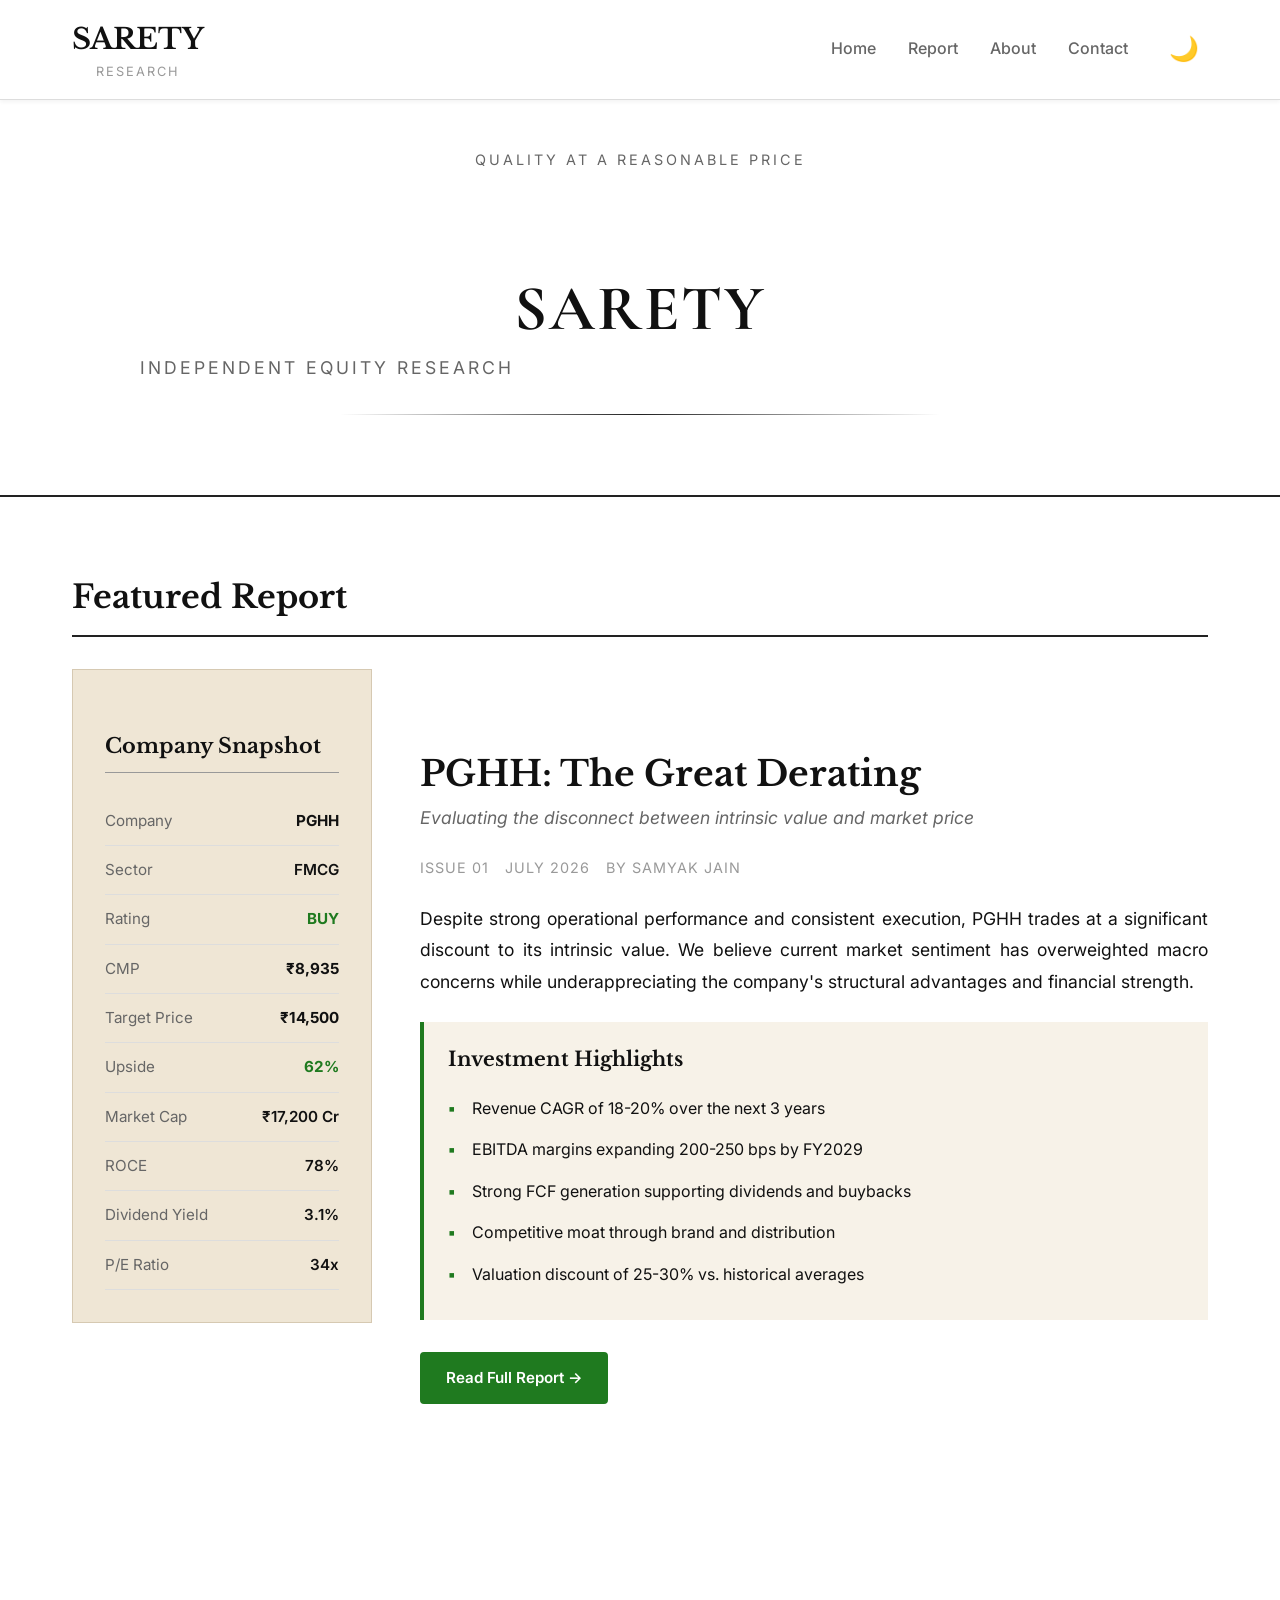
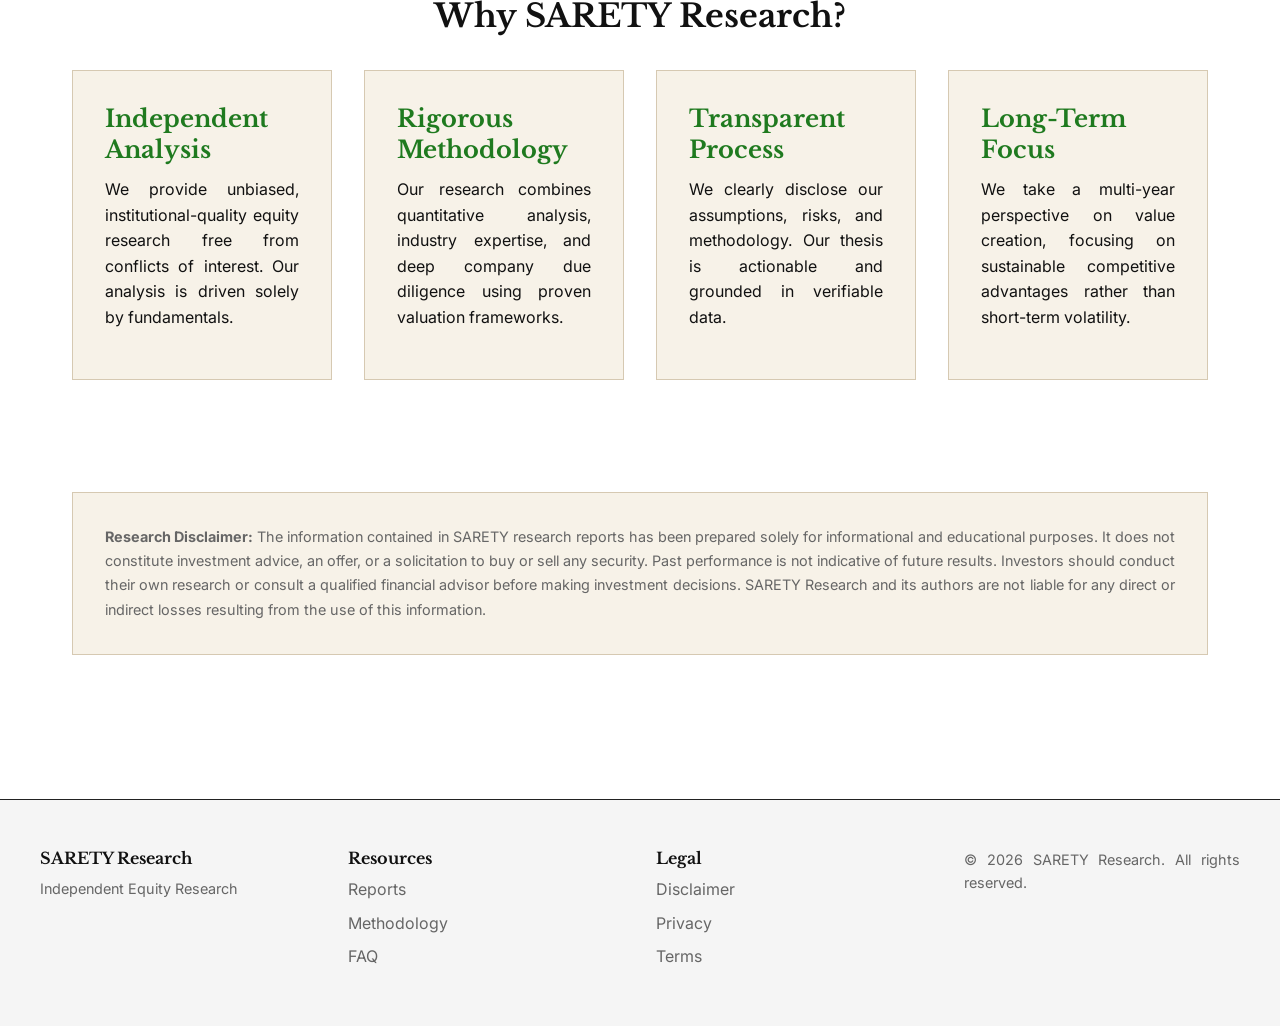
<file: index.html>
<!DOCTYPE html>
<html lang="en">
<head>
    <meta charset="UTF-8">
    <meta name="viewport" content="width=device-width, initial-scale=1.0">
    <meta name="description" content="SARETY - Independent Equity Research">
    <meta name="author" content="Samyak Jain">
    <title>SARETY - Independent Equity Research</title>
    <link href="https://fonts.googleapis.com/css2?family=Cormorant+Garamond:wght@400;700&family=Libre+Baskerville:wght@400;700&family=Inter:wght@400;500;600;700&display=swap" rel="stylesheet">
    <link rel="stylesheet" href="css/style.css">
</head>
<body>
    <!-- Navigation -->
    <nav class="navbar">
        <div class="navbar-container">
            <div class="logo">
                <span class="logo-text">SARETY</span>
                <span class="logo-subtitle">Research</span>
            </div>
            <ul class="nav-menu">
                <li><a href="index.html">Home</a></li>
                <li><a href="report.html">Report</a></li>
                <li><a href="#about">About</a></li>
                <li><a href="#contact">Contact</a></li>
                <li><button class="theme-toggle" id="themeToggle" title="Toggle dark/light mode">🌙</button></li>
            </ul>
        </div>
    </nav>

    <!-- Header Section -->
    <header class="header">
        <div class="header-container">
            <div class="tagline">QUALITY AT A REASONABLE PRICE</div>
            <h1 class="header-title">SARETY</h1>
            <p class="header-subtitle">Independent Equity Research</p>
            <div class="header-divider"></div>
        </div>
    </header>

    <!-- Main Content -->
    <main class="container">
        <!-- Featured Report Section -->
        <section class="featured-report">
            <div class="featured-header">
                <h2>Featured Report</h2>
            </div>
            
            <div class="featured-content">
                <div class="featured-left">
                    <div class="company-snapshot">
                        <h3>Company Snapshot</h3>
                        <table>
                            <tr>
                                <td>Company</td>
                                <td><strong>PGHH</strong></td>
                            </tr>
                            <tr>
                                <td>Sector</td>
                                <td>FMCG</td>
                            </tr>
                            <tr>
                                <td>Rating</td>
                                <td class="buy"><strong>BUY</strong></td>
                            </tr>
                            <tr>
                                <td>CMP</td>
                                <td><strong>₹8,935</strong></td>
                            </tr>
                            <tr>
                                <td>Target Price</td>
                                <td><strong>₹14,500</strong></td>
                            </tr>
                            <tr>
                                <td>Upside</td>
                                <td class="green"><strong>62%</strong></td>
                            </tr>
                            <tr>
                                <td>Market Cap</td>
                                <td>₹17,200 Cr</td>
                            </tr>
                            <tr>
                                <td>ROCE</td>
                                <td>78%</td>
                            </tr>
                            <tr>
                                <td>Dividend Yield</td>
                                <td>3.1%</td>
                            </tr>
                            <tr>
                                <td>P/E Ratio</td>
                                <td>34x</td>
                            </tr>
                        </table>
                    </div>
                </div>

                <div class="featured-right">
                    <div class="report-preview">
                        <h2>PGHH: The Great Derating</h2>
                        <p class="report-subtitle">Evaluating the disconnect between intrinsic value and market price</p>
                        
                        <div class="report-meta">
                            <span>Issue 01</span>
                            <span>July 2026</span>
                            <span>by Samyak Jain</span>
                        </div>

                        <p class="report-intro">
                            Despite strong operational performance and consistent execution, PGHH trades at a significant discount to its intrinsic value. We believe current market sentiment has overweighted macro concerns while underappreciating the company's structural advantages and financial strength.
                        </p>

                        <div class="report-highlights">
                            <h4>Investment Highlights</h4>
                            <ul>
                                <li>Revenue CAGR of 18-20% over the next 3 years</li>
                                <li>EBITDA margins expanding 200-250 bps by FY2029</li>
                                <li>Strong FCF generation supporting dividends and buybacks</li>
                                <li>Competitive moat through brand and distribution</li>
                                <li>Valuation discount of 25-30% vs. historical averages</li>
                            </ul>
                        </div>

                        <a href="report.html" class="btn btn-primary">Read Full Report →</a>
                    </div>
                </div>
            </div>
        </section>

        <!-- Why SARETY Section -->
        <section id="about" class="why-sarety">
            <h2>Why SARETY Research?</h2>
            <div class="why-grid">
                <div class="why-card">
                    <h3>Independent Analysis</h3>
                    <p>We provide unbiased, institutional-quality equity research free from conflicts of interest. Our analysis is driven solely by fundamentals.</p>
                </div>
                <div class="why-card">
                    <h3>Rigorous Methodology</h3>
                    <p>Our research combines quantitative analysis, industry expertise, and deep company due diligence using proven valuation frameworks.</p>
                </div>
                <div class="why-card">
                    <h3>Transparent Process</h3>
                    <p>We clearly disclose our assumptions, risks, and methodology. Our thesis is actionable and grounded in verifiable data.</p>
                </div>
                <div class="why-card">
                    <h3>Long-Term Focus</h3>
                    <p>We take a multi-year perspective on value creation, focusing on sustainable competitive advantages rather than short-term volatility.</p>
                </div>
            </div>
        </section>

        <!-- Disclaimer Section -->
        <section class="disclaimer-section">
            <div class="disclaimer">
                <strong>Research Disclaimer:</strong> The information contained in SARETY research reports has been prepared solely for informational and educational purposes. It does not constitute investment advice, an offer, or a solicitation to buy or sell any security. Past performance is not indicative of future results. Investors should conduct their own research or consult a qualified financial advisor before making investment decisions. SARETY Research and its authors are not liable for any direct or indirect losses resulting from the use of this information.
            </div>
        </section>
    </main>

    <!-- Footer -->
    <footer class="footer">
        <div class="footer-container">
            <div class="footer-section">
                <h4>SARETY Research</h4>
                <p>Independent Equity Research</p>
            </div>
            <div class="footer-section">
                <h4>Resources</h4>
                <ul>
                    <li><a href="#">Reports</a></li>
                    <li><a href="#">Methodology</a></li>
                    <li><a href="#">FAQ</a></li>
                </ul>
            </div>
            <div class="footer-section">
                <h4>Legal</h4>
                <ul>
                    <li><a href="#">Disclaimer</a></li>
                    <li><a href="#">Privacy</a></li>
                    <li><a href="#">Terms</a></li>
                </ul>
            </div>
            <div class="footer-section">
                <p>&copy; 2026 SARETY Research. All rights reserved.</p>
            </div>
        </div>
    </footer>

    <script src="js/app.js"></script>
</body>
</html>
</file>
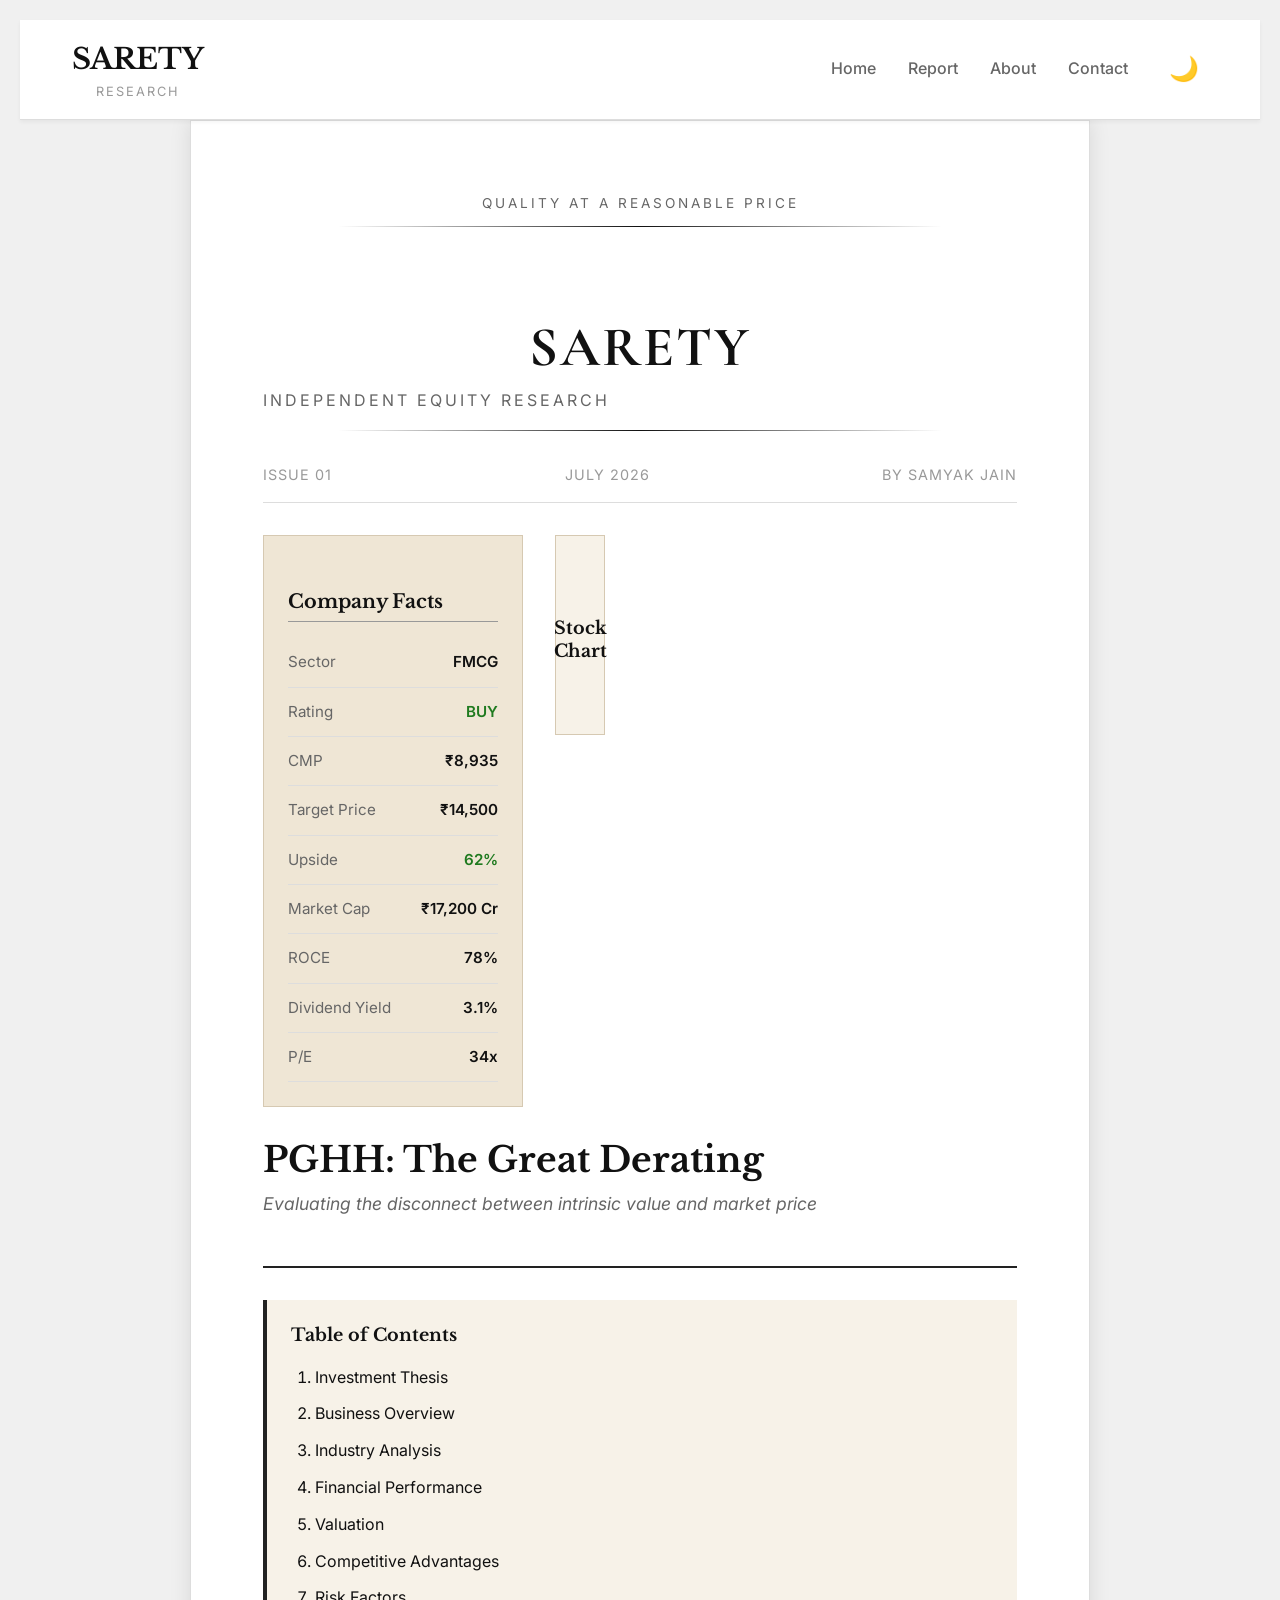
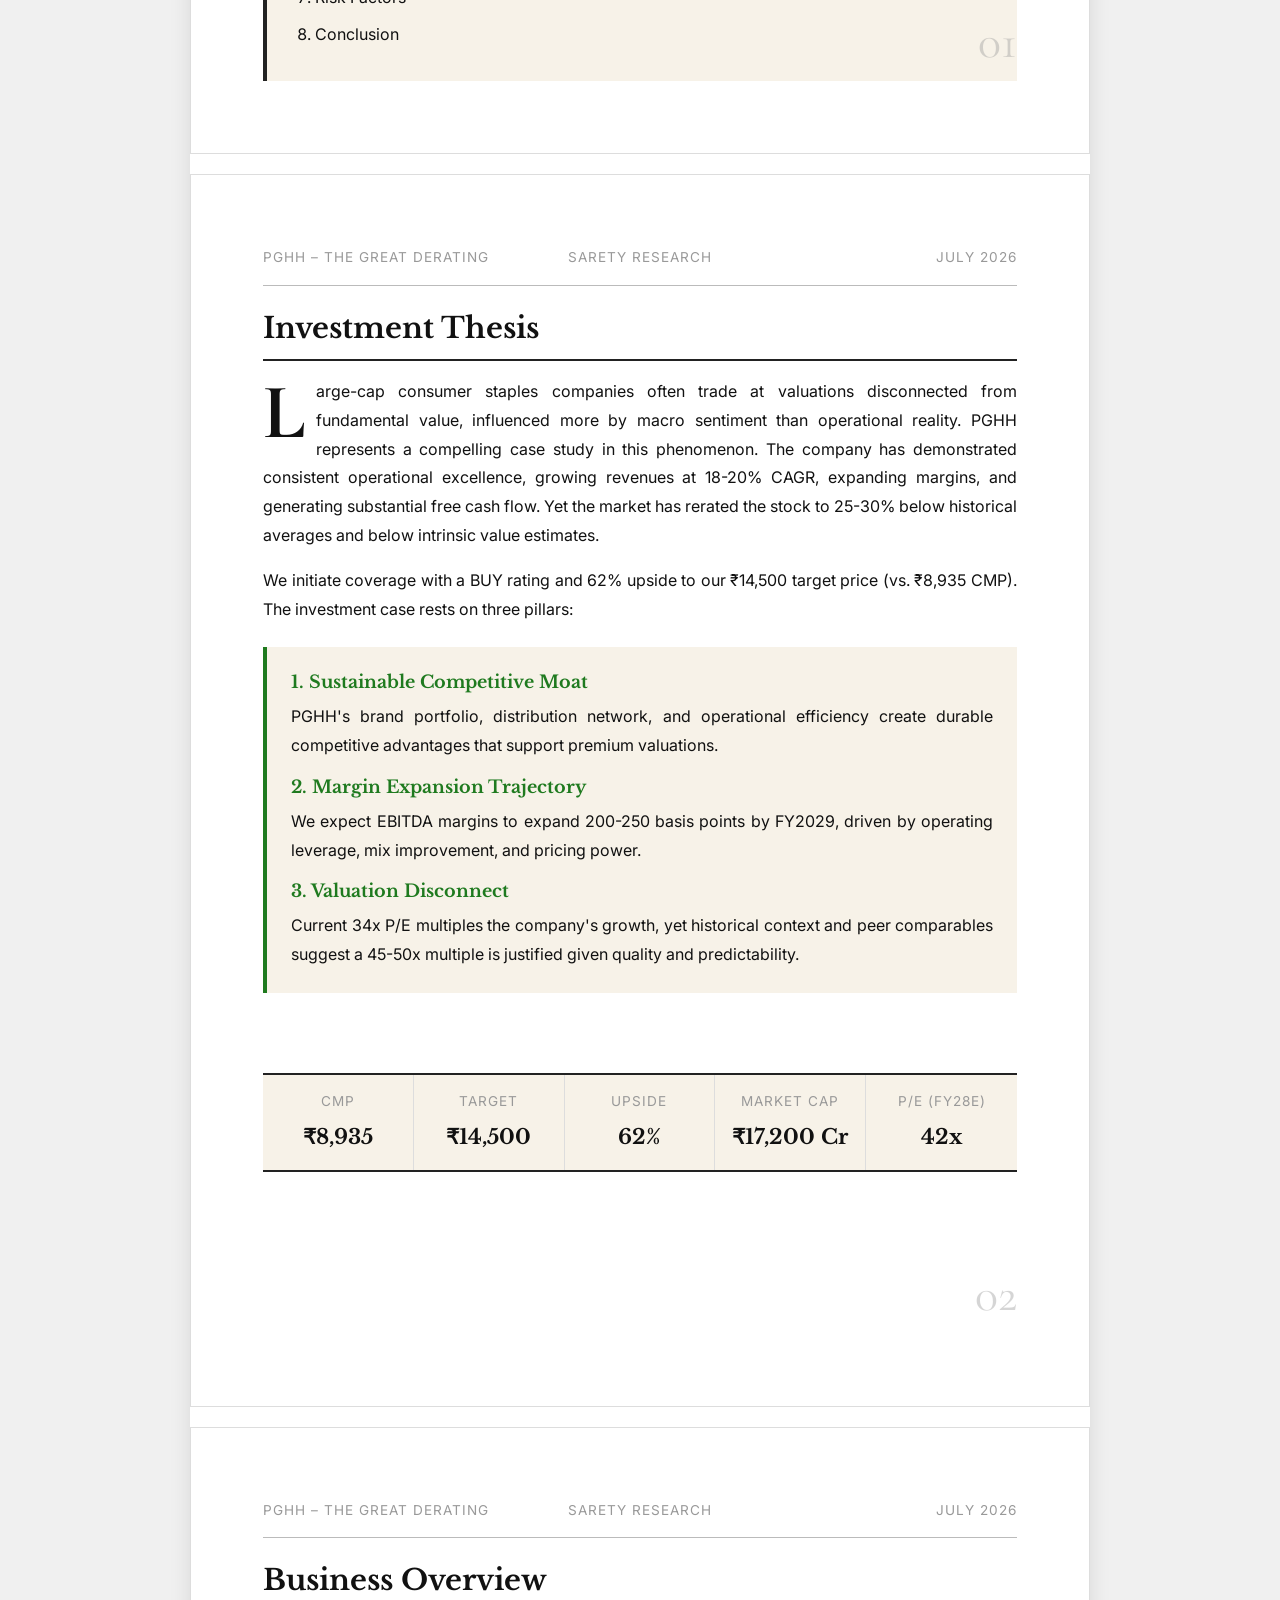
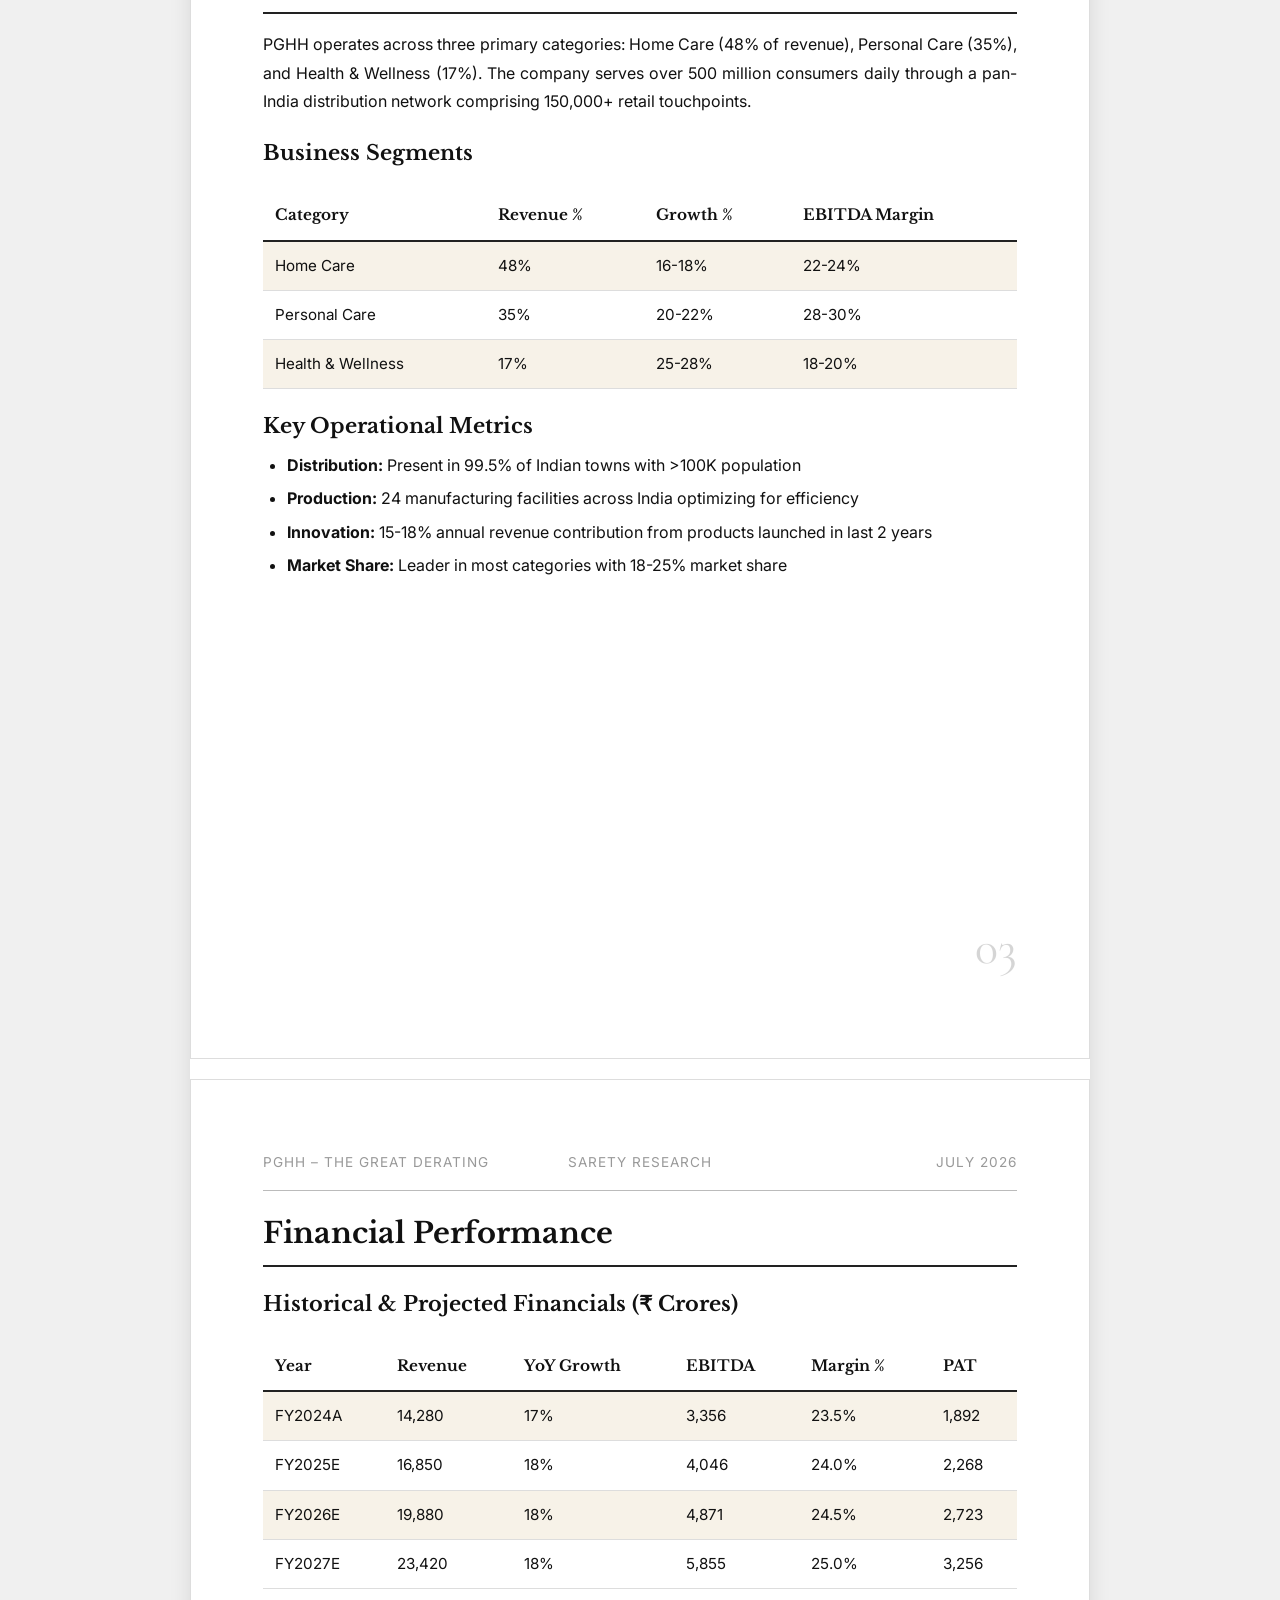
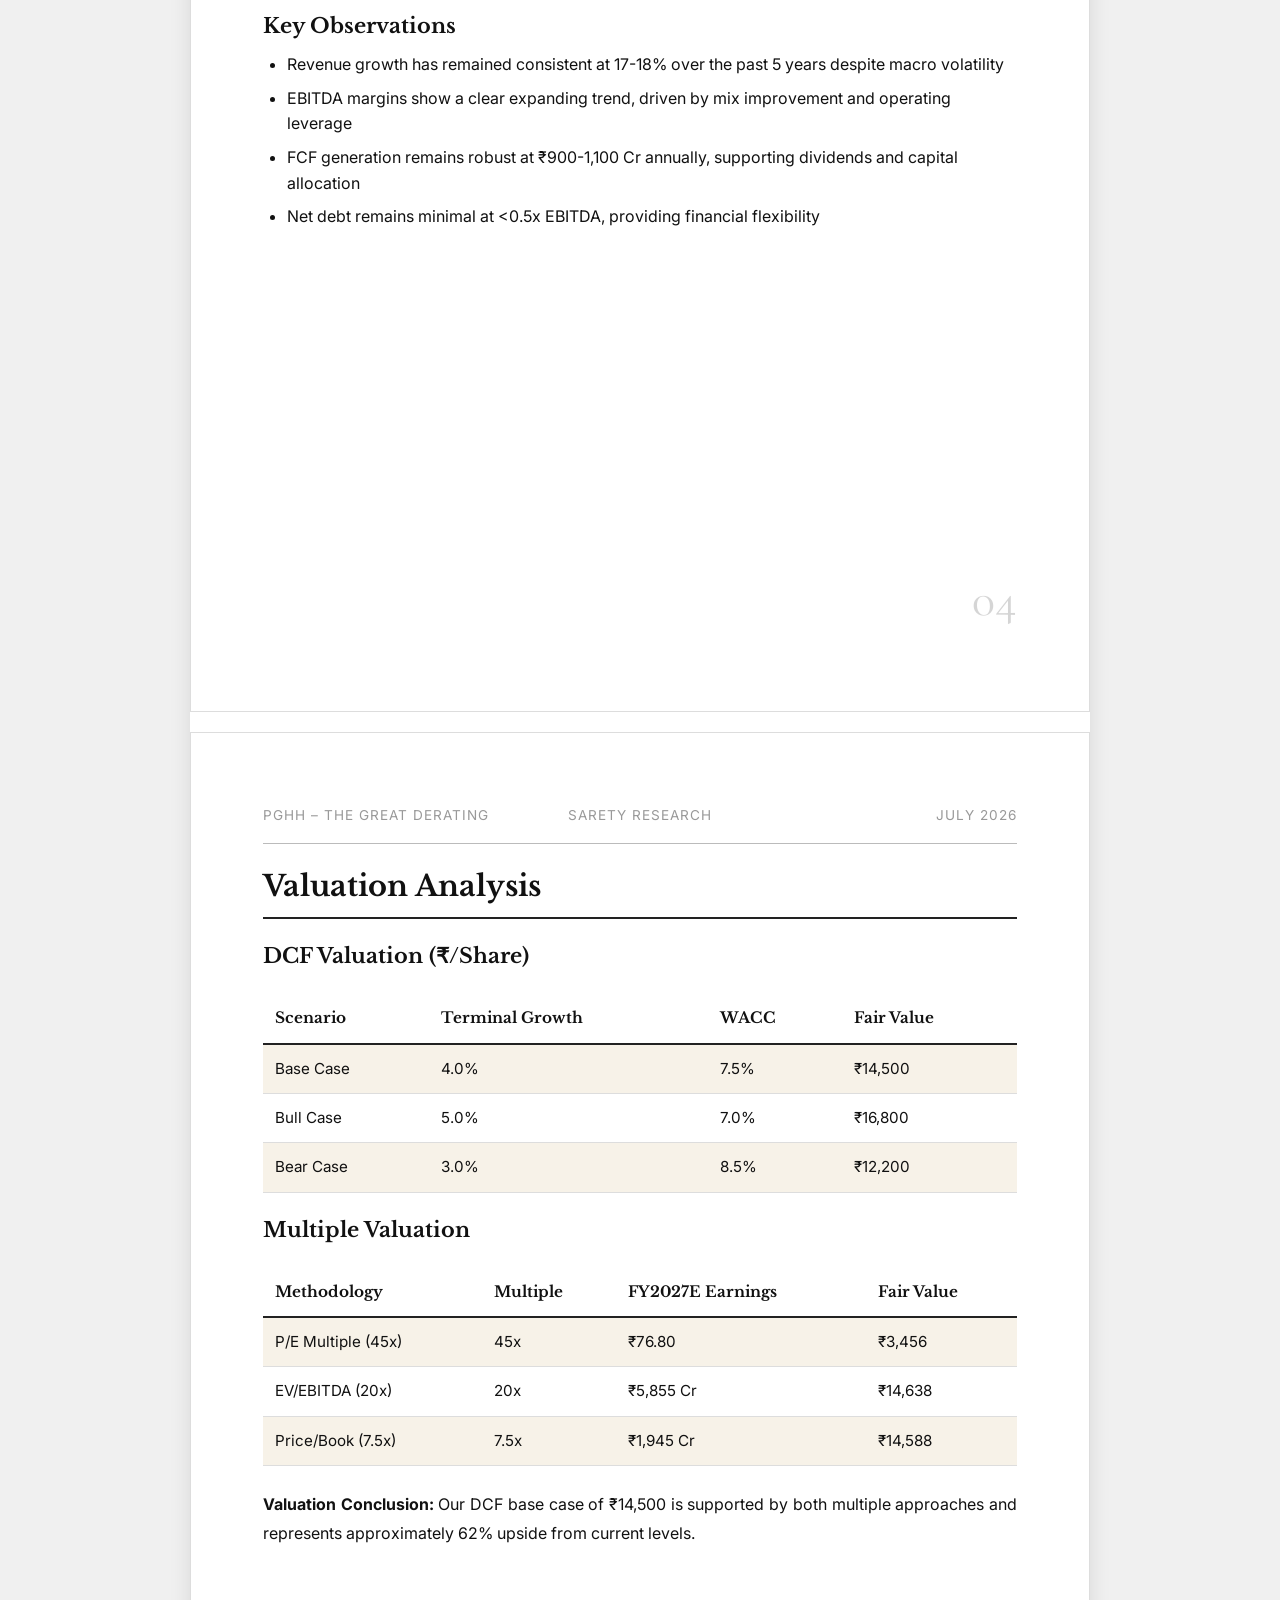
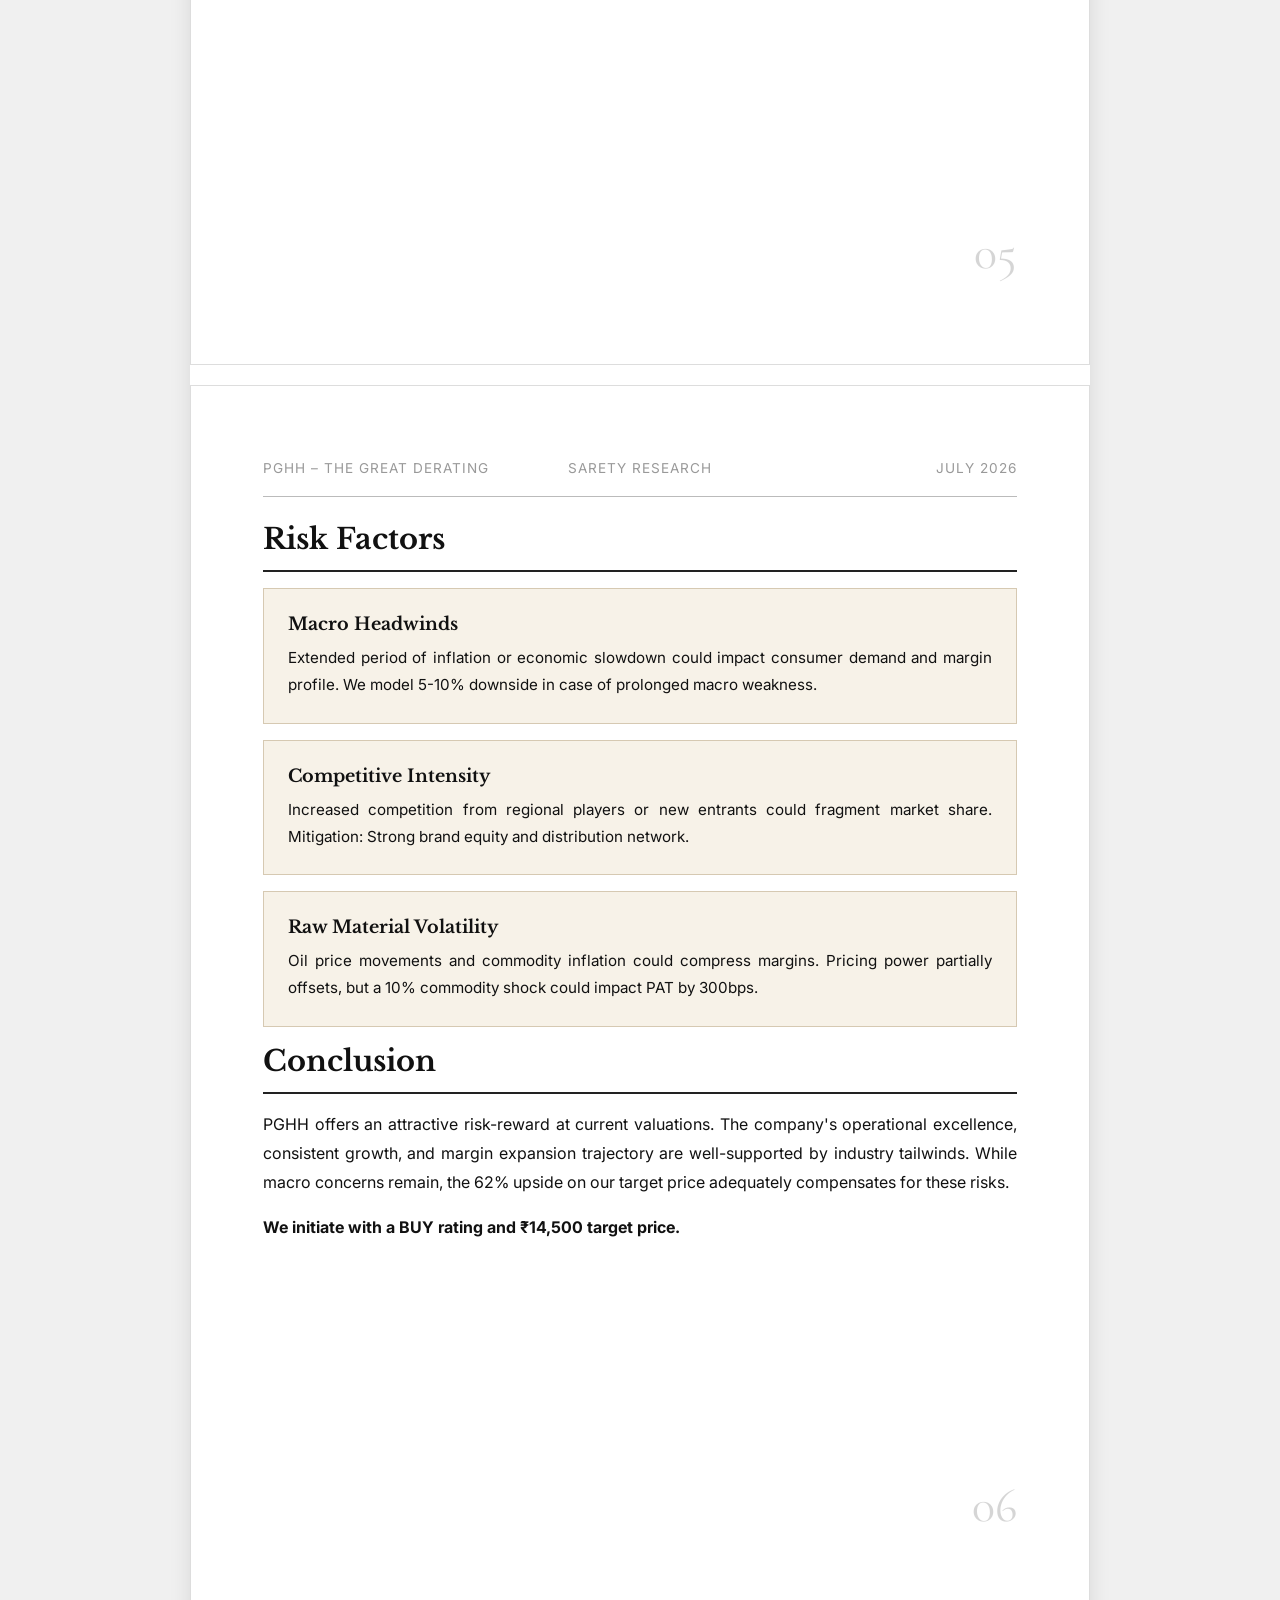
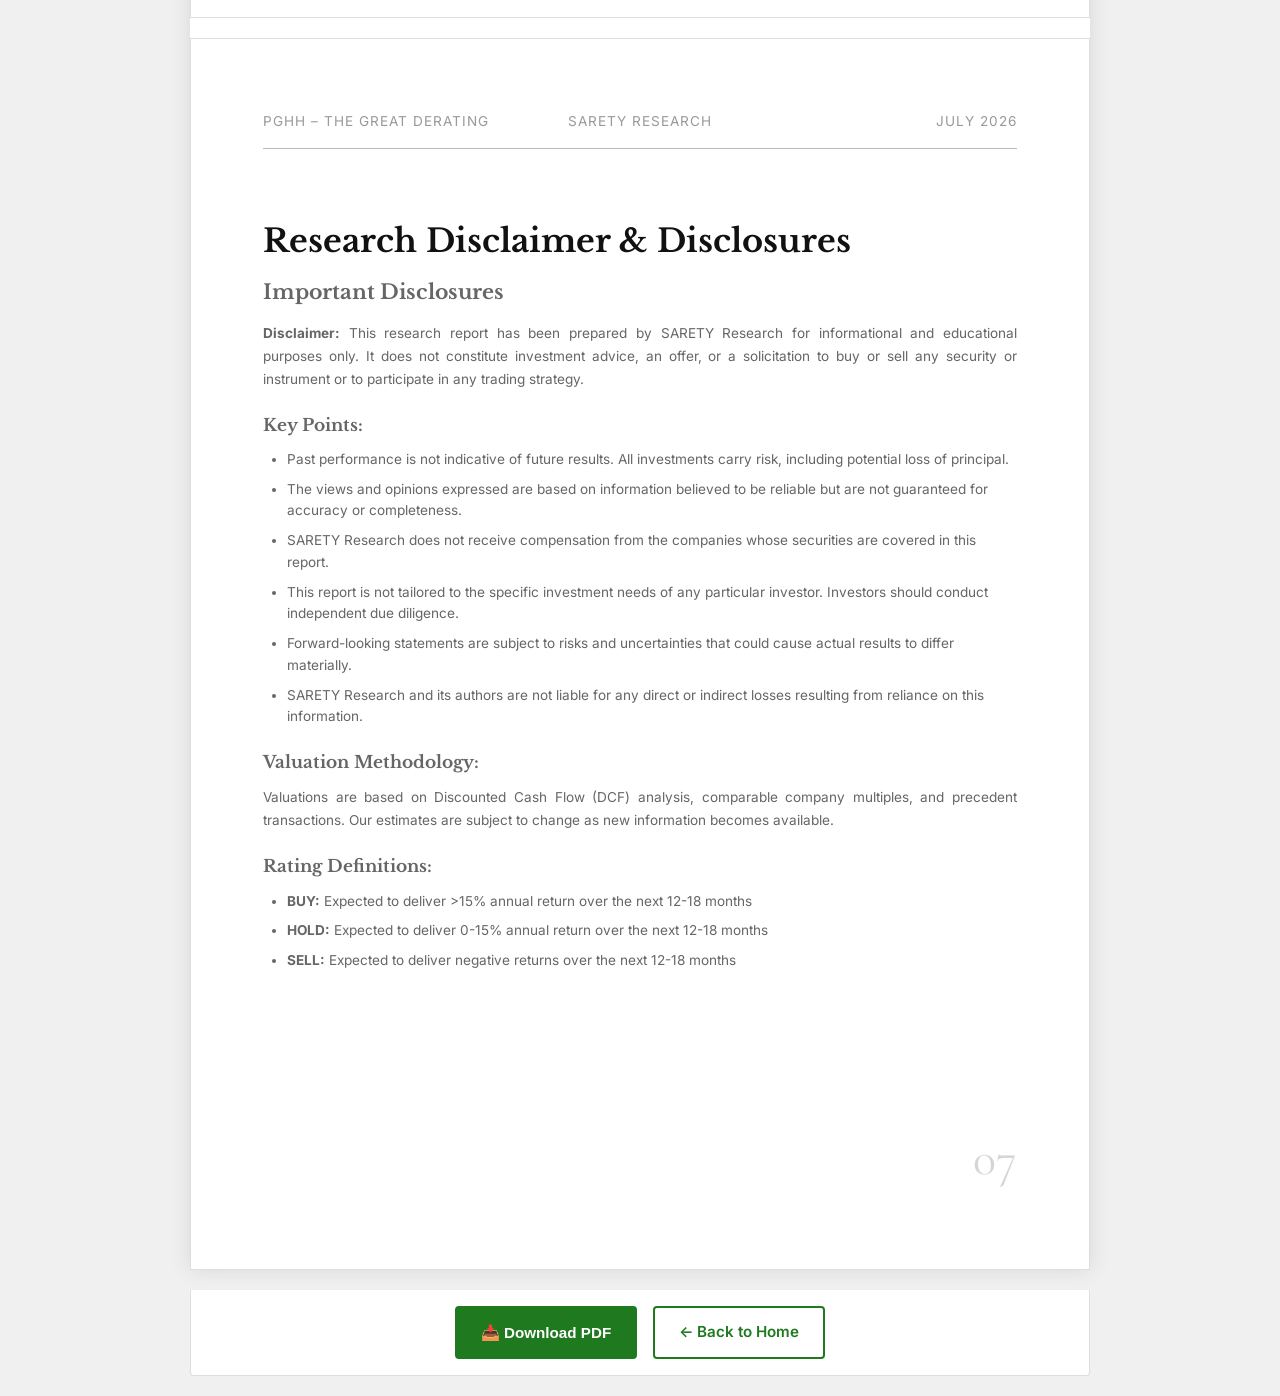
<file: report.html>
<!DOCTYPE html>
<html lang="en">
<head>
    <meta charset="UTF-8">
    <meta name="viewport" content="width=device-width, initial-scale=1.0">
    <meta name="description" content="PGHH - The Great Derating: Equity Research Report">
    <title>PGHH: The Great Derating - SARETY Research</title>
    <link href="https://fonts.googleapis.com/css2?family=Cormorant+Garamond:wght@400;700&family=Libre+Baskerville:wght@400;700&family=Inter:wght@400;500;600;700&display=swap" rel="stylesheet">
    <link rel="stylesheet" href="css/style.css">
    <link rel="stylesheet" href="css/report.css">
    <link rel="stylesheet" href="css/print.css" media="print">
</head>
<body class="report-page">
    <!-- Navigation -->
    <nav class="navbar">
        <div class="navbar-container">
            <div class="logo">
                <span class="logo-text">SARETY</span>
                <span class="logo-subtitle">Research</span>
            </div>
            <ul class="nav-menu">
                <li><a href="index.html">Home</a></li>
                <li><a href="report.html">Report</a></li>
                <li><a href="#about">About</a></li>
                <li><a href="#contact">Contact</a></li>
                <li><button class="theme-toggle" id="themeToggle" title="Toggle dark/light mode">🌙</button></li>
            </ul>
        </div>
    </nav>

    <!-- Report Container -->
    <div class="report-container">
        <!-- Page 1: Cover Page -->
        <div class="report-page-break page-1">
            <div class="page-header">
                <div class="tagline-small">QUALITY AT A REASONABLE PRICE</div>
                <div class="divider-thin"></div>
                <h1 class="report-brand">SARETY</h1>
                <p class="report-brand-subtitle">Independent Equity Research</p>
                <div class="divider-thin"></div>
            </div>

            <div class="page-meta">
                <span>Issue 01</span>
                <span>July 2026</span>
                <span>by Samyak Jain</span>
            </div>

            <div class="page-content-grid">
                <aside class="sidebar">
                    <h3>Company Facts</h3>
                    <table>
                        <tr>
                            <td>Sector</td>
                            <td>FMCG</td>
                        </tr>
                        <tr>
                            <td>Rating</td>
                            <td class="buy">BUY</td>
                        </tr>
                        <tr>
                            <td>CMP</td>
                            <td>₹8,935</td>
                        </tr>
                        <tr>
                            <td>Target Price</td>
                            <td>₹14,500</td>
                        </tr>
                        <tr>
                            <td>Upside</td>
                            <td class="green">62%</td>
                        </tr>
                        <tr>
                            <td>Market Cap</td>
                            <td>₹17,200 Cr</td>
                        </tr>
                        <tr>
                            <td>ROCE</td>
                            <td>78%</td>
                        </tr>
                        <tr>
                            <td>Dividend Yield</td>
                            <td>3.1%</td>
                        </tr>
                        <tr>
                            <td>P/E</td>
                            <td>34x</td>
                        </tr>
                    </table>
                </aside>

                <div class="chart-placeholder">
                    <h3>Stock Chart</h3>
                    <svg viewBox="0 0 300 200" xmlns="http://www.w3.org/2000/svg">
                        <defs>
                            <linearGradient id="chartGradient" x1="0%" y1="0%" x2="0%" y2="100%">
                                <stop offset="0%" style="stop-color:#1f7a1f;stop-opacity:0.3" />
                                <stop offset="100%" style="stop-color:#1f7a1f;stop-opacity:0" />
                            </linearGradient>
                        </defs>
                        <polyline points="10,180 40,160 70,140 100,130 130,150 160,120 190,100 220,110 250,90 280,85" fill="none" stroke="#1f7a1f" stroke-width="2"/>
                        <polyline points="10,180 40,160 70,140 100,130 130,150 160,120 190,100 220,110 250,90 280,85 280,200 10,200" fill="url(#chartGradient)"/>
                    </svg>
                </div>
            </div>

            <div class="report-title-section">
                <h2 class="report-title">PGHH: The Great Derating</h2>
                <p class="report-subtitle">Evaluating the disconnect between intrinsic value and market price</p>
            </div>

            <div class="toc">
                <h3>Table of Contents</h3>
                <ol>
                    <li><a href="#investment-thesis">Investment Thesis</a></li>
                    <li><a href="#business-overview">Business Overview</a></li>
                    <li><a href="#industry-analysis">Industry Analysis</a></li>
                    <li><a href="#financial-performance">Financial Performance</a></li>
                    <li><a href="#valuation">Valuation</a></li>
                    <li><a href="#competitive-advantages">Competitive Advantages</a></li>
                    <li><a href="#risk-factors">Risk Factors</a></li>
                    <li><a href="#conclusion">Conclusion</a></li>
                </ol>
            </div>

            <div class="page-number">01</div>
        </div>

        <!-- Page 2: Introduction & Investment Thesis -->
        <div class="report-page-break page-2">
            <div class="running-header">
                <div>PGHH – The Great Derating</div>
                <div>SARETY Research</div>
                <div>July 2026</div>
            </div>

            <div class="page-content">
                <div class="section">
                    <h2 id="investment-thesis">Investment Thesis</h2>
                    
                    <p class="dropcap">
                        L
                        arge-cap consumer staples companies often trade at valuations disconnected from fundamental value, influenced more by macro sentiment than operational reality. PGHH represents a compelling case study in this phenomenon. The company has demonstrated consistent operational excellence, growing revenues at 18-20% CAGR, expanding margins, and generating substantial free cash flow. Yet the market has rerated the stock to 25-30% below historical averages and below intrinsic value estimates.
                    </p>

                    <p>We initiate coverage with a BUY rating and 62% upside to our ₹14,500 target price (vs. ₹8,935 CMP). The investment case rests on three pillars:</p>

                    <div class="thesis-box">
                        <h4>1. Sustainable Competitive Moat</h4>
                        <p>PGHH's brand portfolio, distribution network, and operational efficiency create durable competitive advantages that support premium valuations.</p>

                        <h4>2. Margin Expansion Trajectory</h4>
                        <p>We expect EBITDA margins to expand 200-250 basis points by FY2029, driven by operating leverage, mix improvement, and pricing power.</p>

                        <h4>3. Valuation Disconnect</h4>
                        <p>Current 34x P/E multiples the company's growth, yet historical context and peer comparables suggest a 45-50x multiple is justified given quality and predictability.</p>
                    </div>
                </div>

                <div class="metrics">
                    <div>
                        <span>CMP</span>
                        <strong>₹8,935</strong>
                    </div>
                    <div>
                        <span>Target</span>
                        <strong>₹14,500</strong>
                    </div>
                    <div>
                        <span>Upside</span>
                        <strong>62%</strong>
                    </div>
                    <div>
                        <span>Market Cap</span>
                        <strong>₹17,200 Cr</strong>
                    </div>
                    <div>
                        <span>P/E (FY28E)</span>
                        <strong>42x</strong>
                    </div>
                </div>
            </div>

            <div class="page-number">02</div>
        </div>

        <!-- Page 3: Business Overview -->
        <div class="report-page-break page-3">
            <div class="running-header">
                <div>PGHH – The Great Derating</div>
                <div>SARETY Research</div>
                <div>July 2026</div>
            </div>

            <div class="page-content">
                <div class="section">
                    <h2 id="business-overview">Business Overview</h2>
                    
                    <p>PGHH operates across three primary categories: Home Care (48% of revenue), Personal Care (35%), and Health & Wellness (17%). The company serves over 500 million consumers daily through a pan-India distribution network comprising 150,000+ retail touchpoints.</p>

                    <h3>Business Segments</h3>
                    
                    <table class="data-table">
                        <tr>
                            <th>Category</th>
                            <th>Revenue %</th>
                            <th>Growth %</th>
                            <th>EBITDA Margin</th>
                        </tr>
                        <tr>
                            <td>Home Care</td>
                            <td>48%</td>
                            <td>16-18%</td>
                            <td>22-24%</td>
                        </tr>
                        <tr>
                            <td>Personal Care</td>
                            <td>35%</td>
                            <td>20-22%</td>
                            <td>28-30%</td>
                        </tr>
                        <tr>
                            <td>Health & Wellness</td>
                            <td>17%</td>
                            <td>25-28%</td>
                            <td>18-20%</td>
                        </tr>
                    </table>

                    <h3>Key Operational Metrics</h3>
                    <ul>
                        <li><strong>Distribution:</strong> Present in 99.5% of Indian towns with >100K population</li>
                        <li><strong>Production:</strong> 24 manufacturing facilities across India optimizing for efficiency</li>
                        <li><strong>Innovation:</strong> 15-18% annual revenue contribution from products launched in last 2 years</li>
                        <li><strong>Market Share:</strong> Leader in most categories with 18-25% market share</li>
                    </ul>
                </div>
            </div>

            <div class="page-number">03</div>
        </div>

        <!-- Page 4: Financial Performance -->
        <div class="report-page-break page-4">
            <div class="running-header">
                <div>PGHH – The Great Derating</div>
                <div>SARETY Research</div>
                <div>July 2026</div>
            </div>

            <div class="page-content">
                <div class="section">
                    <h2 id="financial-performance">Financial Performance</h2>
                    
                    <h3>Historical & Projected Financials (₹ Crores)</h3>
                    
                    <table class="data-table">
                        <tr>
                            <th>Year</th>
                            <th>Revenue</th>
                            <th>YoY Growth</th>
                            <th>EBITDA</th>
                            <th>Margin %</th>
                            <th>PAT</th>
                        </tr>
                        <tr>
                            <td>FY2024A</td>
                            <td>14,280</td>
                            <td>17%</td>
                            <td>3,356</td>
                            <td>23.5%</td>
                            <td>1,892</td>
                        </tr>
                        <tr>
                            <td>FY2025E</td>
                            <td>16,850</td>
                            <td>18%</td>
                            <td>4,046</td>
                            <td>24.0%</td>
                            <td>2,268</td>
                        </tr>
                        <tr>
                            <td>FY2026E</td>
                            <td>19,880</td>
                            <td>18%</td>
                            <td>4,871</td>
                            <td>24.5%</td>
                            <td>2,723</td>
                        </tr>
                        <tr>
                            <td>FY2027E</td>
                            <td>23,420</td>
                            <td>18%</td>
                            <td>5,855</td>
                            <td>25.0%</td>
                            <td>3,256</td>
                        </tr>
                    </table>

                    <h3>Key Observations</h3>
                    <ul>
                        <li>Revenue growth has remained consistent at 17-18% over the past 5 years despite macro volatility</li>
                        <li>EBITDA margins show a clear expanding trend, driven by mix improvement and operating leverage</li>
                        <li>FCF generation remains robust at ₹900-1,100 Cr annually, supporting dividends and capital allocation</li>
                        <li>Net debt remains minimal at <0.5x EBITDA, providing financial flexibility</li>
                    </ul>
                </div>
            </div>

            <div class="page-number">04</div>
        </div>

        <!-- Page 5: Valuation -->
        <div class="report-page-break page-5">
            <div class="running-header">
                <div>PGHH – The Great Derating</div>
                <div>SARETY Research</div>
                <div>July 2026</div>
            </div>

            <div class="page-content">
                <div class="section">
                    <h2 id="valuation">Valuation Analysis</h2>
                    
                    <h3>DCF Valuation (₹/Share)</h3>
                    
                    <table class="data-table">
                        <tr>
                            <th>Scenario</th>
                            <th>Terminal Growth</th>
                            <th>WACC</th>
                            <th>Fair Value</th>
                        </tr>
                        <tr>
                            <td>Base Case</td>
                            <td>4.0%</td>
                            <td>7.5%</td>
                            <td>₹14,500</td>
                        </tr>
                        <tr>
                            <td>Bull Case</td>
                            <td>5.0%</td>
                            <td>7.0%</td>
                            <td>₹16,800</td>
                        </tr>
                        <tr>
                            <td>Bear Case</td>
                            <td>3.0%</td>
                            <td>8.5%</td>
                            <td>₹12,200</td>
                        </tr>
                    </table>

                    <h3>Multiple Valuation</h3>
                    
                    <table class="data-table">
                        <tr>
                            <th>Methodology</th>
                            <th>Multiple</th>
                            <th>FY2027E Earnings</th>
                            <th>Fair Value</th>
                        </tr>
                        <tr>
                            <td>P/E Multiple (45x)</td>
                            <td>45x</td>
                            <td>₹76.80</td>
                            <td>₹3,456</td>
                        </tr>
                        <tr>
                            <td>EV/EBITDA (20x)</td>
                            <td>20x</td>
                            <td>₹5,855 Cr</td>
                            <td>₹14,638</td>
                        </tr>
                        <tr>
                            <td>Price/Book (7.5x)</td>
                            <td>7.5x</td>
                            <td>₹1,945 Cr</td>
                            <td>₹14,588</td>
                        </tr>
                    </table>

                    <p><strong>Valuation Conclusion:</strong> Our DCF base case of ₹14,500 is supported by both multiple approaches and represents approximately 62% upside from current levels.</p>
                </div>
            </div>

            <div class="page-number">05</div>
        </div>

        <!-- Page 6: Risks & Conclusion -->
        <div class="report-page-break page-6">
            <div class="running-header">
                <div>PGHH – The Great Derating</div>
                <div>SARETY Research</div>
                <div>July 2026</div>
            </div>

            <div class="page-content">
                <div class="section">
                    <h2 id="risk-factors">Risk Factors</h2>
                    
                    <div class="risk-box">
                        <h4>Macro Headwinds</h4>
                        <p>Extended period of inflation or economic slowdown could impact consumer demand and margin profile. We model 5-10% downside in case of prolonged macro weakness.</p>
                    </div>

                    <div class="risk-box">
                        <h4>Competitive Intensity</h4>
                        <p>Increased competition from regional players or new entrants could fragment market share. Mitigation: Strong brand equity and distribution network.</p>
                    </div>

                    <div class="risk-box">
                        <h4>Raw Material Volatility</h4>
                        <p>Oil price movements and commodity inflation could compress margins. Pricing power partially offsets, but a 10% commodity shock could impact PAT by 300bps.</p>
                    </div>

                    <h2 id="conclusion">Conclusion</h2>
                    
                    <p>PGHH offers an attractive risk-reward at current valuations. The company's operational excellence, consistent growth, and margin expansion trajectory are well-supported by industry tailwinds. While macro concerns remain, the 62% upside on our target price adequately compensates for these risks.</p>

                    <p><strong>We initiate with a BUY rating and ₹14,500 target price.</strong></p>
                </div>
            </div>

            <div class="page-number">06</div>
        </div>

        <!-- Disclaimer Page -->
        <div class="report-page-break page-disclaimer">
            <div class="running-header">
                <div>PGHH – The Great Derating</div>
                <div>SARETY Research</div>
                <div>July 2026</div>
            </div>

            <div class="page-content">
                <h2>Research Disclaimer & Disclosures</h2>
                
                <div class="disclaimer-full">
                    <h3>Important Disclosures</h3>
                    
                    <p><strong>Disclaimer:</strong> This research report has been prepared by SARETY Research for informational and educational purposes only. It does not constitute investment advice, an offer, or a solicitation to buy or sell any security or instrument or to participate in any trading strategy.</p>
                    
                    <h4>Key Points:</h4>
                    <ul>
                        <li>Past performance is not indicative of future results. All investments carry risk, including potential loss of principal.</li>
                        <li>The views and opinions expressed are based on information believed to be reliable but are not guaranteed for accuracy or completeness.</li>
                        <li>SARETY Research does not receive compensation from the companies whose securities are covered in this report.</li>
                        <li>This report is not tailored to the specific investment needs of any particular investor. Investors should conduct independent due diligence.</li>
                        <li>Forward-looking statements are subject to risks and uncertainties that could cause actual results to differ materially.</li>
                        <li>SARETY Research and its authors are not liable for any direct or indirect losses resulting from reliance on this information.</li>
                    </ul>

                    <h4>Valuation Methodology:</h4>
                    <p>Valuations are based on Discounted Cash Flow (DCF) analysis, comparable company multiples, and precedent transactions. Our estimates are subject to change as new information becomes available.</p>

                    <h4>Rating Definitions:</h4>
                    <ul>
                        <li><strong>BUY:</strong> Expected to deliver >15% annual return over the next 12-18 months</li>
                        <li><strong>HOLD:</strong> Expected to deliver 0-15% annual return over the next 12-18 months</li>
                        <li><strong>SELL:</strong> Expected to deliver negative returns over the next 12-18 months</li>
                    </ul>
                </div>
            </div>

            <div class="page-number">07</div>
        </div>
    </div>

    <!-- Action Bar -->
    <div class="action-bar">
        <button class="btn btn-primary" onclick="window.print()" title="Download as PDF">📥 Download PDF</button>
        <a href="index.html" class="btn btn-secondary">← Back to Home</a>
    </div>

    <script src="js/app.js"></script>
    <script src="js/report.js"></script>
</body>
</html>
</file>
<file: css/style.css>
:root {
  --primary-color: #1f7a1f;
  --accent-color: #9a6c00;
  --sell-color: #b91c1c;
  --bg-cream: #efe6d5;
  --bg-light: #f7f2e8;
  --text-dark: #111;
  --text-secondary: #666;
  --text-tertiary: #999;
  --border-color: #ddd;
  --divider-color: #222;
}

* {
  margin: 0;
  padding: 0;
  box-sizing: border-box;
}

html {
  scroll-behavior: smooth;
}

body {
  font-family: 'Inter', -apple-system, BlinkMacSystemFont, 'Segoe UI', sans-serif;
  font-size: 16px;
  line-height: 1.6;
  color: var(--text-dark);
  background-color: #fff;
  transition: background-color 0.3s, color 0.3s;
}

body.dark-mode {
  background-color: #1a1a1a;
  color: #e0e0e0;
}

body.dark-mode .container,
body.dark-mode .report-container,
body.dark-mode .navbar,
body.dark-mode .header {
  background-color: #1f1f1f;
}

/* Typography */
h1, h2, h3, h4, h5, h6 {
  font-family: 'Libre Baskerville', Georgia, serif;
  line-height: 1.3;
  margin-top: 1.5em;
  margin-bottom: 0.5em;
  font-weight: 700;
}

h1 { font-size: 2.5em; }
h2 { font-size: 2em; }
h3 { font-size: 1.5em; }
h4 { font-size: 1.25em; }
h5 { font-size: 1.1em; }
h6 { font-size: 1em; }

p {
  margin-bottom: 1em;
  text-align: justify;
}

a {
  color: var(--primary-color);
  text-decoration: none;
  transition: color 0.2s;
}

a:hover {
  color: #147a14;
  text-decoration: underline;
}

/* Navigation */
.navbar {
  background-color: #fff;
  border-bottom: 1px solid var(--border-color);
  padding: 1rem 0;
  position: sticky;
  top: 0;
  z-index: 100;
  box-shadow: 0 2px 4px rgba(0,0,0,0.05);
}

.navbar-container {
  max-width: 1200px;
  margin: 0 auto;
  padding: 0 2rem;
  display: flex;
  justify-content: space-between;
  align-items: center;
}

.logo {
  display: flex;
  flex-direction: column;
  align-items: center;
}

.logo-text {
  font-family: 'Libre Baskerville', Georgia, serif;
  font-size: 1.8em;
  font-weight: 700;
  color: var(--text-dark);
}

.logo-subtitle {
  font-size: 0.8em;
  color: var(--text-tertiary);
  letter-spacing: 2px;
  text-transform: uppercase;
}

.nav-menu {
  display: flex;
  gap: 2rem;
  list-style: none;
  align-items: center;
}

.nav-menu a {
  color: var(--text-secondary);
  font-weight: 500;
  transition: color 0.2s;
}

.nav-menu a:hover {
  color: var(--primary-color);
  text-decoration: none;
}

.theme-toggle {
  background: none;
  border: none;
  font-size: 1.5em;
  cursor: pointer;
  padding: 0;
  width: 2em;
  height: 2em;
  display: flex;
  align-items: center;
  justify-content: center;
}

/* Header */
.header {
  background-color: #fff;
  padding: 3rem 2rem;
  text-align: center;
  border-bottom: 2px solid var(--divider-color);
}

.header-container {
  max-width: 1000px;
  margin: 0 auto;
}

.tagline {
  font-size: 0.9em;
  letter-spacing: 3px;
  text-transform: uppercase;
  color: var(--text-secondary);
  margin-bottom: 1.5rem;
}

.header-title {
  font-family: 'Cormorant Garamond', Georgia, serif;
  font-size: 4em;
  font-weight: 700;
  margin-bottom: 0.25rem;
  letter-spacing: 2px;
}

.header-subtitle {
  font-size: 1.1em;
  color: var(--text-secondary);
  letter-spacing: 3px;
  text-transform: uppercase;
  margin-bottom: 1.5rem;
}

.header-divider {
  height: 1px;
  background: linear-gradient(to right, transparent, var(--divider-color), transparent);
  margin: 2rem auto;
  width: 60%;
}

/* Container */
.container {
  max-width: 1200px;
  margin: 0 auto;
  padding: 2rem;
  background-color: #fff;
}

/* Featured Report */
.featured-report {
  margin: 3rem 0;
}

.featured-header {
  margin-bottom: 2rem;
  padding-bottom: 1rem;
  border-bottom: 2px solid var(--divider-color);
}

.featured-header h2 {
  font-size: 2em;
  margin: 0;
}

.featured-content {
  display: grid;
  grid-template-columns: 300px 1fr;
  gap: 3rem;
  align-items: start;
}

.featured-left {
  display: flex;
  flex-direction: column;
  gap: 2rem;
}

.company-snapshot {
  background-color: var(--bg-cream);
  padding: 2rem;
  border: 1px solid #d6c9b2;
}

.company-snapshot h3 {
  font-size: 1.3em;
  margin-bottom: 1.5rem;
  border-bottom: 1px solid var(--text-tertiary);
  padding-bottom: 0.75rem;
}

.company-snapshot table {
  width: 100%;
  border-collapse: collapse;
}

.company-snapshot td {
  padding: 0.75rem 0;
  border-bottom: 1px solid var(--border-color);
  font-size: 0.95em;
}

.company-snapshot td:first-child {
  color: var(--text-secondary);
  width: 50%;
}

.company-snapshot td:last-child {
  text-align: right;
  font-weight: 600;
}

.buy {
  color: var(--primary-color);
  font-weight: bold;
}

.green {
  color: var(--primary-color);
  font-weight: bold;
}

.report-preview {
  padding: 2rem 0;
}

.report-preview h2 {
  font-size: 2.2em;
  margin-bottom: 0.5rem;
  line-height: 1.2;
}

.report-subtitle {
  color: var(--text-secondary);
  font-size: 1.1em;
  margin-bottom: 1.5rem;
  font-style: italic;
}

.report-meta {
  display: flex;
  gap: 1rem;
  font-size: 0.9em;
  color: var(--text-tertiary);
  margin-bottom: 1.5rem;
  text-transform: uppercase;
  letter-spacing: 1px;
}

.report-intro {
  font-size: 1.1em;
  line-height: 1.8;
  margin-bottom: 1.5rem;
}

.report-highlights {
  background-color: var(--bg-light);
  padding: 1.5rem;
  margin-bottom: 2rem;
  border-left: 4px solid var(--primary-color);
}

.report-highlights h4 {
  margin-top: 0;
  margin-bottom: 1rem;
}

.report-highlights ul {
  list-style: none;
  padding-left: 0;
}

.report-highlights li {
  padding: 0.5rem 0;
  padding-left: 1.5rem;
  position: relative;
}

.report-highlights li:before {
  content: "▪";
  position: absolute;
  left: 0;
  color: var(--primary-color);
  font-weight: bold;
}

/* Buttons */
.btn {
  display: inline-block;
  padding: 0.75rem 1.5rem;
  border: 2px solid;
  border-radius: 4px;
  font-weight: 600;
  cursor: pointer;
  transition: all 0.2s;
  text-decoration: none;
  font-size: 0.95em;
  text-align: center;
}

.btn-primary {
  background-color: var(--primary-color);
  color: white;
  border-color: var(--primary-color);
}

.btn-primary:hover {
  background-color: #147a14;
  border-color: #147a14;
}

.btn-secondary {
  background-color: transparent;
  color: var(--primary-color);
  border-color: var(--primary-color);
}

.btn-secondary:hover {
  background-color: var(--primary-color);
  color: white;
}

/* Why SARETY Section */
.why-sarety {
  margin: 4rem 0;
  padding: 3rem 0;
}

.why-sarety h2 {
  text-align: center;
  margin-bottom: 2rem;
}

.why-grid {
  display: grid;
  grid-template-columns: repeat(auto-fit, minmax(250px, 1fr));
  gap: 2rem;
}

.why-card {
  padding: 2rem;
  background-color: var(--bg-light);
  border: 1px solid #d6c9b2;
  transition: transform 0.2s, box-shadow 0.2s;
}

.why-card:hover {
  transform: translateY(-4px);
  box-shadow: 0 8px 16px rgba(0,0,0,0.1);
}

.why-card h3 {
  margin-top: 0;
  color: var(--primary-color);
}

/* Disclaimer */
.disclaimer-section {
  margin: 3rem 0;
  padding: 2rem;
  background-color: var(--bg-light);
  border: 1px solid #d6c9b2;
}

.disclaimer {
  font-size: 0.9em;
  line-height: 1.7;
  color: var(--text-secondary);
  text-align: justify;
}

/* Footer */
.footer {
  background-color: #f5f5f5;
  border-top: 1px solid var(--divider-color);
  padding: 3rem 2rem;
  margin-top: 4rem;
}

.footer-container {
  max-width: 1200px;
  margin: 0 auto;
  display: grid;
  grid-template-columns: repeat(auto-fit, minmax(250px, 1fr));
  gap: 2rem;
}

.footer-section h4 {
  margin-top: 0;
  font-size: 1em;
}

.footer-section ul {
  list-style: none;
  padding-left: 0;
}

.footer-section li {
  margin: 0.5rem 0;
}

.footer-section a {
  color: var(--text-secondary);
}

.footer-section a:hover {
  color: var(--primary-color);
}

.footer-section p {
  margin: 0;
  font-size: 0.9em;
  color: var(--text-secondary);
}

/* Responsive */
@media (max-width: 768px) {
  .featured-content {
    grid-template-columns: 1fr;
  }

  .nav-menu {
    gap: 1rem;
  }

  .header-title {
    font-size: 2.5em;
  }

  h1 { font-size: 1.8em; }
  h2 { font-size: 1.5em; }

  .container {
    padding: 1rem;
  }

  .navbar-container {
    padding: 0 1rem;
  }
}

/* Dark Mode Adjustments */
body.dark-mode .navbar {
  background-color: #222;
}

body.dark-mode .navbar a {
  color: #ccc;
}

body.dark-mode .logo-text {
  color: #e0e0e0;
}

body.dark-mode .company-snapshot {
  background-color: #333;
  border-color: #444;
}

body.dark-mode .company-snapshot td:first-child {
  color: #aaa;
}

body.dark-mode .report-highlights {
  background-color: #333;
  border-left-color: #4a9d4a;
}

body.dark-mode .why-card,
body.dark-mode .disclaimer-section {
  background-color: #333;
  border-color: #444;
}

body.dark-mode .footer {
  background-color: #222;
  border-top-color: #444;
}
</file>
<file: css/report.css>
:root {
  --page-width: 8.5in;
  --page-height: 11in;
  --page-margin: 0.75in;
}

.report-page {
  background-color: #f0f0f0;
  padding: 20px;
}

.report-container {
  max-width: 900px;
  margin: 0 auto;
  background-color: #fff;
  box-shadow: 0 0 20px rgba(0,0,0,0.1);
}

.report-page-break {
  width: 100%;
  min-height: 11in;
  padding: 0.75in;
  background-color: #fff;
  page-break-after: always;
  position: relative;
  border: 1px solid #ddd;
  margin-bottom: 20px;
}

/* Page Header */
.page-header {
  text-align: center;
  margin-bottom: 2rem;
}

.tagline-small {
  font-size: 0.85em;
  letter-spacing: 3px;
  text-transform: uppercase;
  color: var(--text-secondary);
  margin-bottom: 0.5rem;
}

.divider-thin {
  height: 1px;
  background: linear-gradient(to right, transparent, var(--text-dark), transparent);
  margin: 0.75rem auto;
  width: 80%;
}

.report-brand {
  font-family: 'Cormorant Garamond', Georgia, serif;
  font-size: 3.5em;
  font-weight: 700;
  margin-bottom: 0.25rem;
  letter-spacing: 2px;
  color: var(--text-dark);
}

.report-brand-subtitle {
  font-size: 1em;
  color: var(--text-secondary);
  letter-spacing: 3px;
  text-transform: uppercase;
  margin-bottom: 1rem;
}

/* Page Meta */
.page-meta {
  display: flex;
  justify-content: space-between;
  gap: 1rem;
  font-size: 0.9em;
  color: var(--text-tertiary);
  margin-bottom: 2rem;
  padding-bottom: 1rem;
  border-bottom: 1px solid var(--border-color);
  text-transform: uppercase;
  letter-spacing: 1px;
}

/* Page Content Grid */
.page-content-grid {
  display: grid;
  grid-template-columns: 260px 1px auto;
  gap: 2rem;
  margin-bottom: 2rem;
  align-items: start;
}

.sidebar {
  background-color: var(--bg-cream);
  padding: 1.5rem;
  border: 1px solid #d6c9b2;
  height: fit-content;
}

.sidebar h3 {
  font-size: 1.2em;
  margin-bottom: 1rem;
  border-bottom: 1px solid var(--text-tertiary);
  padding-bottom: 0.5rem;
}

.sidebar table {
  width: 100%;
  border-collapse: collapse;
}

.sidebar td {
  padding: 0.75rem 0;
  border-bottom: 1px solid var(--border-color);
  font-size: 0.95em;
}

.sidebar td:first-child {
  color: var(--text-secondary);
  width: 50%;
}

.sidebar td:last-child {
  text-align: right;
  font-weight: 600;
}

.divider {
  background-color: var(--text-dark);
  opacity: 0.25;
  width: 1px;
}

/* Chart Placeholder */
.chart-placeholder {
  background-color: var(--bg-light);
  padding: 1.5rem;
  border: 1px solid #d6c9b2;
  display: flex;
  flex-direction: column;
  align-items: center;
  justify-content: center;
  min-height: 200px;
}

.chart-placeholder h3 {
  margin-bottom: 1rem;
  font-size: 1.1em;
}

.chart-placeholder svg {
  width: 100%;
  max-width: 280px;
  height: auto;
}

/* Report Title Section */
.report-title-section {
  margin-top: 2rem;
  margin-bottom: 2rem;
  padding-bottom: 1.5rem;
  border-bottom: 2px solid var(--divider-color);
}

.report-title {
  font-size: 2.2em;
  margin: 0 0 0.5rem 0;
  line-height: 1.2;
}

/* Table of Contents */
.toc {
  background-color: var(--bg-light);
  padding: 1.5rem;
  border-left: 4px solid var(--divider-color);
  margin-bottom: 0;
}

.toc h3 {
  font-size: 1.1em;
  margin-top: 0;
  margin-bottom: 1rem;
}

.toc ol {
  padding-left: 1.5rem;
  line-height: 1.8;
}

.toc li {
  margin-bottom: 0.5rem;
}

.toc a {
  text-decoration: none;
  color: var(--text-dark);
}

.toc a:hover {
  color: var(--primary-color);
  text-decoration: underline;
}

/* Page Number */
.page-number {
  position: absolute;
  bottom: 0.75in;
  right: 0.75in;
  font-size: 3em;
  font-family: 'Cormorant Garamond', Georgia, serif;
  color: var(--text-tertiary);
  opacity: 0.4;
}

/* Running Header */
.running-header {
  display: flex;
  justify-content: space-between;
  padding-bottom: 1rem;
  margin-bottom: 1.5rem;
  border-bottom: 1px solid #bbb;
  font-size: 0.85em;
  letter-spacing: 1px;
  text-transform: uppercase;
  color: var(--text-tertiary);
}

.running-header div {
  flex: 1;
  text-align: center;
}

.running-header div:first-child {
  text-align: left;
}

.running-header div:last-child {
  text-align: right;
}

/* Page Content */
.page-content {
  min-height: calc(11in - 2rem);
  display: flex;
  flex-direction: column;
}

.section {
  margin-bottom: 2rem;
}

.section h2 {
  font-size: 1.8em;
  margin-top: 0;
  margin-bottom: 1rem;
  padding-bottom: 0.75rem;
  border-bottom: 2px solid var(--divider-color);
}

.section h3 {
  font-size: 1.3em;
  margin-top: 1.5rem;
  margin-bottom: 0.75rem;
}

.section h4 {
  font-size: 1.1em;
  margin-top: 1rem;
  margin-bottom: 0.5rem;
}

.section p {
  margin-bottom: 1rem;
  text-align: justify;
  line-height: 1.8;
}

.section ul {
  margin-left: 1.5rem;
  margin-bottom: 1rem;
}

.section ul li {
  margin-bottom: 0.5rem;
  line-height: 1.6;
}

/* Drop Cap */
.dropcap {
  font-size: 1em;
  line-height: 1.8;
  text-align: justify;
}

.dropcap:first-letter {
  float: left;
  font-family: 'Cormorant Garamond', Georgia, serif;
  font-size: 78px;
  line-height: 58px;
  padding-right: 10px;
  padding-top: 6px;
  font-weight: 700;
  color: var(--text-dark);
}

/* Thesis Box */
.thesis-box {
  background-color: var(--bg-light);
  padding: 1.5rem;
  border-left: 4px solid var(--primary-color);
  margin: 1.5rem 0;
}

.thesis-box h4 {
  margin-top: 0;
  margin-bottom: 0.5rem;
  color: var(--primary-color);
}

.thesis-box p {
  margin-bottom: 1rem;
}

.thesis-box p:last-child {
  margin-bottom: 0;
}

/* Metrics Strip */
.metrics {
  display: grid;
  grid-template-columns: repeat(5, 1fr);
  margin: 1.5rem 0;
  border-top: 2px solid var(--divider-color);
  border-bottom: 2px solid var(--divider-color);
  background-color: var(--bg-light);
}

.metrics div {
  padding: 1rem;
  text-align: center;
  border-right: 1px solid var(--border-color);
}

.metrics div:last-child {
  border-right: none;
}

.metrics span {
  display: block;
  font-size: 0.85em;
  text-transform: uppercase;
  letter-spacing: 1px;
  color: var(--text-tertiary);
  margin-bottom: 0.5rem;
}

.metrics strong {
  display: block;
  font-size: 1.3em;
  font-family: 'Libre Baskerville', Georgia, serif;
  font-weight: 700;
}

/* Data Tables */
.data-table {
  width: 100%;
  border-collapse: collapse;
  margin: 1.5rem 0;
  font-size: 0.95em;
}

.data-table thead {
  background-color: var(--bg-light);
}

.data-table th {
  padding: 0.75rem;
  text-align: left;
  font-weight: 700;
  border-bottom: 2px solid var(--divider-color);
  font-family: 'Libre Baskerville', Georgia, serif;
}

.data-table td {
  padding: 0.75rem;
  border-bottom: 1px solid var(--border-color);
}

.data-table tr:nth-child(even) {
  background-color: var(--bg-light);
}

/* Risk Box */
.risk-box {
  background-color: var(--bg-light);
  padding: 1.5rem;
  margin-bottom: 1rem;
  border: 1px solid #d6c9b2;
}

.risk-box h4 {
  margin-top: 0;
  margin-bottom: 0.5rem;
  color: var(--text-dark);
}

.risk-box p {
  margin-bottom: 0;
  font-size: 0.95em;
}

/* Disclaimer Full */
.disclaimer-full {
  font-size: 0.85em;
  line-height: 1.7;
  color: var(--text-secondary);
}

.disclaimer-full h3 {
  margin-top: 0;
  margin-bottom: 1rem;
}

.disclaimer-full h4 {
  margin-top: 1.5rem;
  margin-bottom: 0.75rem;
}

.disclaimer-full ul {
  margin-left: 1.5rem;
  margin-bottom: 1rem;
}

.disclaimer-full li {
  margin-bottom: 0.5rem;
  line-height: 1.6;
}

/* Action Bar */
.action-bar {
  max-width: 900px;
  margin: 20px auto 0;
  display: flex;
  gap: 1rem;
  padding: 1rem;
  background-color: #fff;
  border: 1px solid var(--border-color);
  border-top: none;
  border-radius: 0 0 4px 4px;
  justify-content: center;
  flex-wrap: wrap;
}

/* Responsive */
@media (max-width: 768px) {
  .page-content-grid {
    grid-template-columns: 1fr;
    gap: 1rem;
  }

  .sidebar {
    order: -1;
  }

  .divider {
    display: none;
  }

  .metrics {
    grid-template-columns: repeat(auto-fit, minmax(100px, 1fr));
  }

  .running-header {
    flex-direction: column;
    gap: 0.5rem;
    text-align: center;
  }

  .running-header div {
    text-align: center !important;
  }
}
</file>
<file: css/print.css>
@media print {
  * {
    background: transparent !important;
    color: black !important;
    text-shadow: none !important;
    box-shadow: none !important;
  }

  body {
    background: white;
    color: black;
    font-size: 11pt;
    line-height: 1.5;
  }

  .navbar,
  .action-bar,
  .footer {
    display: none !important;
  }

  .report-page {
    background-color: white;
    padding: 0;
  }

  .report-container {
    max-width: 100%;
    box-shadow: none;
    margin: 0;
  }

  .report-page-break {
    width: 8.5in;
    height: 11in;
    margin: 0;
    padding: 0.75in;
    border: none;
    page-break-after: always;
    page-break-inside: avoid;
  }

  .report-page-break:last-of-type {
    page-break-after: auto;
  }

  a {
    color: black;
    text-decoration: underline;
  }

  h1, h2, h3, h4, h5, h6 {
    page-break-after: avoid;
    page-break-inside: avoid;
  }

  p {
    page-break-inside: avoid;
  }

  table {
    page-break-inside: avoid;
  }

  .sidebar,
  .chart-placeholder,
  .toc,
  .thesis-box,
  .risk-box,
  .metrics,
  .data-table {
    page-break-inside: avoid;
  }

  .company-snapshot,
  .data-table {
    border: 1px solid #666;
  }

  .section {
    page-break-inside: avoid;
  }
}
</file>
